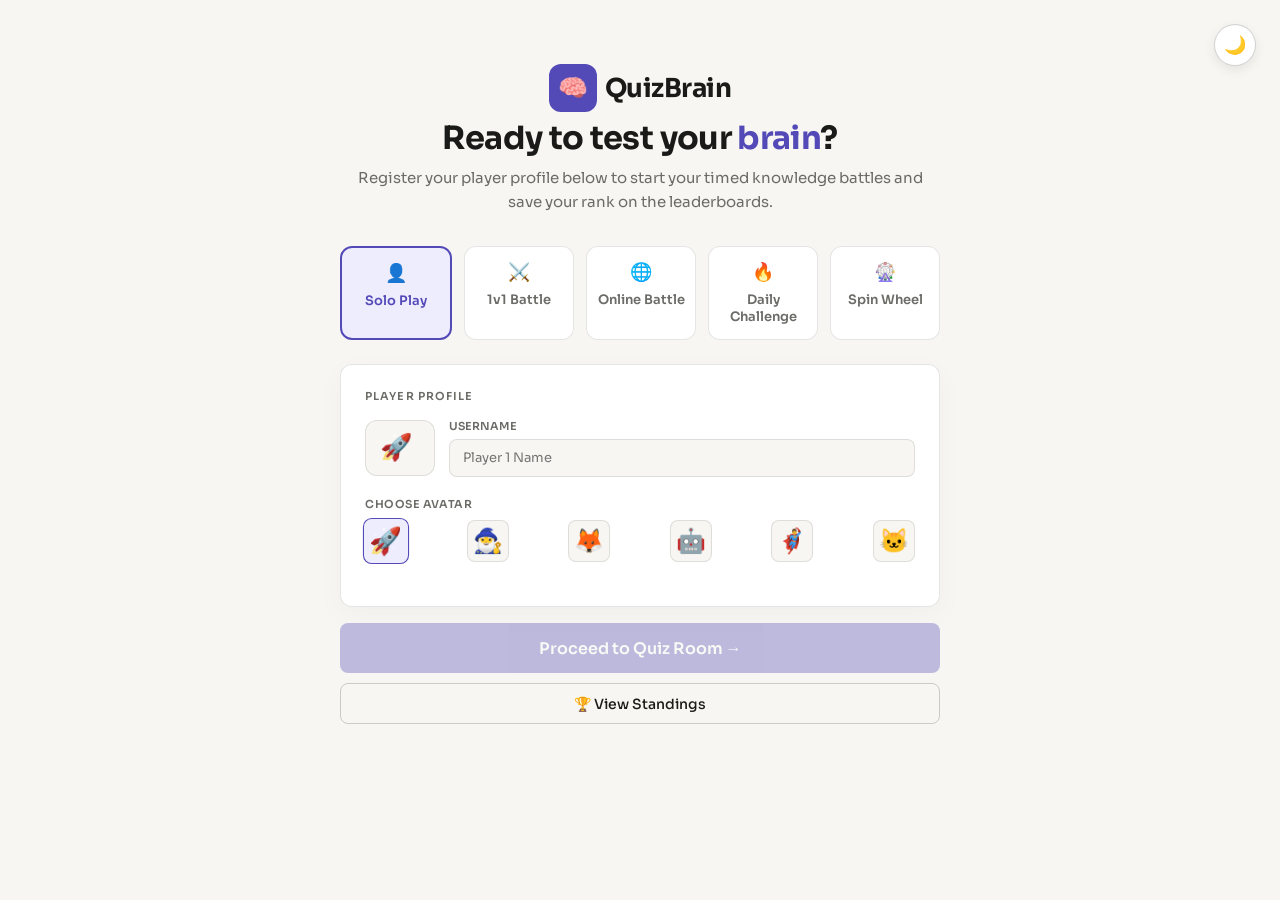
<file: index.html>
<!DOCTYPE html>
<html lang="en">
<head>
  <meta charset="UTF-8" />
  <meta name="viewport" content="width=device-width, initial-scale=1.0" />
  <title>Welcome to QuizBrain</title>
  <link rel="preconnect" href="https://fonts.googleapis.com" />
  <link href="https://fonts.googleapis.com/css2?family=Sora:wght@400;500;600;700&display=swap" rel="stylesheet" />
  <link rel="stylesheet" href="style.css" />
  <script src="theme.js"></script>
  <script src="badges.js"></script>
</head>
<body>  
  <div class="container" style="padding-top: 2rem;">
    <div style="text-align: center; margin-bottom: 2rem;">
      <div class="brand" style="justify-content: center; margin-bottom: 0.5rem;">
        <div class="brand-icon" style="width: 48px; height: 48px; font-size: 24px; border-radius: 12px;">🧠</div>
        <span class="brand-name" style="font-size: 26px;">QuizBrain</span>
      </div>
      <h1 class="hero-title" style="font-size: 32px; letter-spacing: -0.02em;">Ready to test your <em>brain</em>?</h1>
      <p class="hero-sub" id="hero-sub">Register your player profile below to start your timed knowledge battles and save your rank on the leaderboards.</p>
    </div>

    <!-- GAME MODE SELECTOR -->
    <div class="mode-selector">
      <button class="mode-btn active" id="mode-solo" onclick="setGameMode('solo')">
        <span style="font-size: 18px;">👤</span>
        <span style="margin-top:2px;">Solo Play</span>
      </button>
      <button class="mode-btn" id="mode-battle" onclick="setGameMode('battle')">
        <span style="font-size: 18px;">⚔️</span>
        <span style="margin-top:2px;">1v1 Battle</span>
      </button>
      <button class="mode-btn" id="mode-online" onclick="setGameMode('online')">
        <span style="font-size: 18px;">🌐</span>
        <span style="margin-top:2px;">Online Battle</span>
      </button>
      <button class="mode-btn" id="mode-daily" onclick="setGameMode('daily')">
        <span style="font-size: 18px;">🔥</span>
        <span style="margin-top:2px;">Daily Challenge</span>
      </button>
      <button class="mode-btn" id="mode-spin" onclick="setGameMode('spin')">
        <span style="font-size: 18px;">🎡</span>
        <span style="margin-top:2px;">Spin Wheel</span>
      </button>
    </div>

    <!-- DAILY CHALLENGE SPECIAL CARD -->
    <div id="daily-challenge-card" style="display: none; background: linear-gradient(135deg, var(--purple-light), var(--coral-light)); border: 2px solid var(--purple); border-radius: var(--radius); padding: 1.5rem; margin-bottom: 1.5rem; box-shadow: 0 8px 30px rgba(83, 74, 183, 0.08); position: relative; overflow: hidden;">
      <div class="daily-floating-emoji">🔥</div>
      <div style="display:flex; justify-content:space-between; align-items:flex-start; margin-bottom:0.75rem; position: relative; z-index: 2;">
        <span style="font-size: 11px; font-weight: 700; text-transform: uppercase; letter-spacing: 0.08em; color: var(--purple-dark); background: rgba(83, 74, 183, 0.15); padding: 4px 10px; border-radius: 20px;">Today's Challenge</span>
        <span id="daily-status-badge" class="status-badge available">🟢 Available</span>
      </div>
      <h3 style="font-size: 18px; font-weight: 700; color: var(--text); margin-bottom: 0.5rem; position: relative; z-index: 2;" id="daily-card-title">Loading Daily Challenge...</h3>
      <p style="font-size: 12px; color: var(--text-secondary); line-height: 1.45; margin-bottom: 1rem; position: relative; z-index: 2;">Test your brain in today's locked daily battle! 5 specific questions. Only one attempt is permitted. Scores will be posted to the standings.</p>
      
      <div id="daily-stats-summary" style="display:none; background:rgba(255,255,255,0.7); border-radius:var(--radius-sm); padding:0.75rem; border:1px solid var(--border); font-size:12px; position: relative; z-index: 2;">
        <!-- Daily challenge results will be shown here if completed -->
      </div>
    </div>

    <!-- PLAYER 1 PROFILE CARD -->
    <div class="player-profile-card" id="p1-card" style="background: var(--surface); border: 1.5px solid var(--border); border-radius: var(--radius); padding: 1.5rem; margin-bottom: 1rem; box-shadow: 0 8px 30px rgba(0,0,0,0.03);">
      <div class="section-label" id="p1-label" style="margin-bottom: 1rem;">Player Profile</div>
      
      <div style="display: flex; gap: 14px; align-items: center; margin-bottom: 1.25rem;">
        <div id="p1-avatar-preview" style="font-size: 26px; min-width: 56px; height: 56px; padding: 0 14px; border-radius: 12px; background: var(--bg); display: flex; align-items: center; justify-content: center; gap: 8px; border: 1.5px solid var(--border); transition: all 0.15s; font-weight: 600;">
          <span id="p1-preview-emoji">🚀</span>
          <span id="p1-preview-name" style="color: var(--purple); font-size: 14px;"></span>
        </div>
        <div style="flex: 1;">
          <label for="p1-username" style="display: block; font-size: 11px; font-weight: 600; text-transform: uppercase; color: var(--text-secondary); margin-bottom: 6px;">Username</label>
          <input type="text" id="p1-username" class="username-input" placeholder="Player 1 Name" style="width: 100%;" maxlength="15" oninput="validateInput()">
        </div>
      </div>

      <div style="font-size: 11px; font-weight: 600; text-transform: uppercase; letter-spacing: 0.05em; color: var(--text-secondary); margin-bottom: 0.6rem;">Choose Avatar</div>
      <div style="display: flex; gap: 8px; justify-content: space-between; margin-bottom: 1.25rem;">
        <span class="avatar-option p1-opt active" data-avatar="🚀" onclick="selectAvatar(1, '🚀')">🚀</span>
        <span class="avatar-option p1-opt" data-avatar="🧙‍♂️" onclick="selectAvatar(1, '🧙‍♂️')">🧙‍♂️</span>
        <span class="avatar-option p1-opt" data-avatar="🦊" onclick="selectAvatar(1, '🦊')">🦊</span>
        <span class="avatar-option p1-opt" data-avatar="🤖" onclick="selectAvatar(1, '🤖')">🤖</span>
        <span class="avatar-option p1-opt" data-avatar="🦸‍♂️" onclick="selectAvatar(1, '🦸‍♂️')">🦸‍♂️</span>
        <span class="avatar-option p1-opt" data-avatar="🐱" onclick="selectAvatar(1, '🐱')">🐱</span>
      </div>

      <!-- Earned Badges Row -->
      <div id="p1-badges-row" style="display: none; border-top: 1.5px solid var(--border); padding-top: 1rem;">
        <div style="font-size: 11px; font-weight: 600; text-transform: uppercase; letter-spacing: 0.05em; color: var(--text-secondary); margin-bottom: 0.5rem;">Earned Badges 🥇</div>
        <div id="p1-badges-container" style="display: flex; gap: 6px; flex-wrap: wrap;"></div>
      </div>
    </div>

    <!-- PLAYER 2 PROFILE CARD -->
    <div class="player-profile-card" id="p2-card" style="display: none; background: var(--surface); border: 1.5px solid var(--border); border-radius: var(--radius); padding: 1.5rem; margin-bottom: 1.5rem; box-shadow: 0 8px 30px rgba(0,0,0,0.03);">
      <div class="section-label" style="margin-bottom: 1rem; color: var(--coral);">Player 2 Profile</div>
      
      <div style="display: flex; gap: 14px; align-items: center; margin-bottom: 1.25rem;">
        <div id="p2-avatar-preview" style="font-size: 26px; min-width: 56px; height: 56px; padding: 0 14px; border-radius: 12px; background: var(--bg); display: flex; align-items: center; justify-content: center; gap: 8px; border: 1.5px solid var(--border); transition: all 0.15s; font-weight: 600;">
          <span id="p2-preview-emoji">🦊</span>
          <span id="p2-preview-name" style="color: var(--coral); font-size: 14px;"></span>
        </div>
        <div style="flex: 1;">
          <label for="p2-username" style="display: block; font-size: 11px; font-weight: 600; text-transform: uppercase; color: var(--text-secondary); margin-bottom: 6px;">Username</label>
          <input type="text" id="p2-username" class="username-input" placeholder="Player 2 Name" style="width: 100%;" maxlength="15" oninput="validateInput()">
        </div>
      </div>

      <div style="font-size: 11px; font-weight: 600; text-transform: uppercase; letter-spacing: 0.05em; color: var(--text-secondary); margin-bottom: 0.6rem;">Choose Avatar</div>
      <div style="display: flex; gap: 8px; justify-content: space-between;">
        <span class="avatar-option p2-opt" data-avatar="🚀" onclick="selectAvatar(2, '🚀')">🚀</span>
        <span class="avatar-option p2-opt" data-avatar="🧙‍♂️" onclick="selectAvatar(2, '🧙‍♂️')">🧙‍♂️</span>
        <span class="avatar-option p2-opt active" data-avatar="🦊" onclick="selectAvatar(2, '🦊')">🦊</span>
        <span class="avatar-option p2-opt" data-avatar="🤖" onclick="selectAvatar(2, '🤖')">🤖</span>
        <span class="avatar-option p2-opt" data-avatar="🦸‍♂️" onclick="selectAvatar(2, '🦸‍♂️')">🦸‍♂️</span>
        <span class="avatar-option p2-opt" data-avatar="🐱" onclick="selectAvatar(2, '🐱')">🐱</span>
      </div>
    </div>

    <div style="text-align: center;">
      <button class="btn-primary" id="proceed-btn" style="width: 100%; justify-content: center; padding: 0.9rem; font-size: 16px;" onclick="registerPlayer()" disabled>
        Proceed to Quiz Room →
      </button>
      <button class="btn-outline" style="width: 100%; justify-content: center; margin-top: 10px; font-size: 14px;" onclick="location.href='leaderboard.html'">
        🏆 View Standings
      </button>
    </div>
  </div>

  <script>
    let gameMode = 'solo';
    let p1Avatar = '🚀';
    let p2Avatar = '🦊';

    const TOPICS = [
      { id:'ai',          name:'AI Quiz',         icon:'🤖', category:'general' },
      { id:'movies',      name:'Movie Quiz',       icon:'🎬', category:'general' },
      { id:'coding',      name:'Web Coding',       icon:'💻', category:'general' },
      { id:'anime',       name:'Anime Quiz',       icon:'⚡', category:'general' },
      { id:'python',      name:'Python',           icon:'🐍', category:'programming' },
      { id:'ml',          name:'Machine Learning', icon:'📊', category:'programming' },
      { id:'deeplearning',name:'Deep Learning',    icon:'🧬', category:'programming' },
      { id:'neural',      name:'Neural Networks',  icon:'🕸️', category:'programming' },
      { id:'oop',         name:'OOP Concepts',     icon:'🏗️', category:'programming' },
      { id:'cpp',         name:'C++ Quiz',         icon:'⚙️', category:'programming' },
      { id:'git',         name:'Git',              icon:'🔀', category:'programming' },
      { id:'github',      name:'GitHub',           icon:'🐙', category:'programming' },
      { id:'html',        name:'HTML5',            icon:'🌐', category:'programming' },
      { id:'css',         name:'CSS3',             icon:'🎨', category:'programming' },
      { id:'java',        name:'Java',             icon:'☕', category:'programming' },
      { id:'linux',       name:'Linux',            icon:'🐧', category:'programming' },
    ];

    function getLocalDateString() {
      const now = new Date();
      const yyyy = now.getFullYear();
      const mm = String(now.getMonth() + 1).padStart(2, '0');
      const dd = String(now.getDate()).padStart(2, '0');
      return `${yyyy}-${mm}-${dd}`;
    }

    function hasCompletedDailyToday() {
      const attempts = JSON.parse(localStorage.getItem('quizbrain_daily_attempts')) || {};
      const todayStr = getLocalDateString();
      return !!attempts[todayStr];
    }

    function getDailyChallengeParams() {
      const dateStr = getLocalDateString();
      
      let hash = 0;
      for (let i = 0; i < dateStr.length; i++) {
        hash = dateStr.charCodeAt(i) + ((hash << 5) - hash);
      }
      
      const topicIdx = Math.abs(hash) % TOPICS.length;
      const topic = TOPICS[topicIdx];
      
      const difficulties = ['easy', 'medium', 'hard'];
      const diffIdx = Math.abs(hash >> 3) % difficulties.length;
      const difficulty = difficulties[diffIdx];
      
      return {
        date: dateStr,
        topic: topic,
        difficulty: difficulty
      };
    }

    function initDailyChallengeLobby() {
      const params = getDailyChallengeParams();
      const cardTitle = document.getElementById('daily-card-title');
      const statusBadge = document.getElementById('daily-status-badge');
      const statsSummary = document.getElementById('daily-stats-summary');
      
      const diffEmojis = { easy: '🟢 Easy', medium: '🟡 Medium', hard: '🔴 Hard' };
      if (cardTitle) {
        cardTitle.textContent = `${params.topic.icon} ${params.topic.name} Challenge`;
      }
      
      const attempts = JSON.parse(localStorage.getItem('quizbrain_daily_attempts')) || {};
      const todayStr = getLocalDateString();
      
      if (attempts[todayStr]) {
        const attempt = attempts[todayStr];
        if (statusBadge) {
          statusBadge.className = 'status-badge completed';
          statusBadge.textContent = '🔒 Completed';
        }
        if (statsSummary) {
          statsSummary.style.display = 'block';
          statsSummary.innerHTML = `
            <div style="font-weight:700; color:var(--purple); margin-bottom:4px;">📊 Your Result Today:</div>
            <div style="display:flex; justify-content:space-between; color:var(--text-secondary);">
              <span>Score: <strong>${attempt.score}/5</strong></span>
              <span>Streak: <strong>🔥 ${attempt.maxStreak}</strong></span>
              <span>Time: <strong>⏱️ ${attempt.totalTime}s</strong></span>
            </div>
          `;
        }
      } else {
        if (statusBadge) {
          statusBadge.className = 'status-badge available';
          statusBadge.textContent = '🟢 Available';
        }
        if (statsSummary) {
          statsSummary.style.display = 'block';
          statsSummary.innerHTML = `
            <div style="font-weight:600; color:var(--purple-dark);">📅 Today's Match:</div>
            <div style="display:flex; justify-content:space-between; margin-top:2px;">
              <span>Category: <strong>${params.topic.category === 'programming' ? '💻 Programming' : '🌐 General'}</strong></span>
              <span>Difficulty: <strong>${diffEmojis[params.difficulty]}</strong></span>
            </div>
          `;
        }
      }
    }

    function setGameMode(mode) {
      gameMode = mode;
      document.getElementById('mode-solo').classList.toggle('active', mode === 'solo');
      document.getElementById('mode-battle').classList.toggle('active', mode === 'battle');
      document.getElementById('mode-online').classList.toggle('active', mode === 'online');
      document.getElementById('mode-daily').classList.toggle('active', mode === 'daily');
      
      const spinBtn = document.getElementById('mode-spin');
      if (spinBtn) {
        spinBtn.classList.toggle('active', mode === 'spin');
      }
      
      document.getElementById('p2-card').style.display = (mode === 'battle' ? 'block' : 'none');
      document.getElementById('p1-label').textContent = (mode === 'battle' ? 'Player 1 Profile' : 'Player Profile');
      
      const dailyCard = document.getElementById('daily-challenge-card');
      if (dailyCard) {
        dailyCard.style.display = (mode === 'daily' ? 'block' : 'none');
      }
      
      validateInput();
    }

    function selectAvatar(playerNum, emoji) {
      if (playerNum === 1) {
        p1Avatar = emoji;
        document.querySelectorAll('.p1-opt').forEach(el => {
          el.classList.toggle('active', el.getAttribute('data-avatar') === emoji);
        });
        const previewEmoji = document.getElementById('p1-preview-emoji');
        if (previewEmoji) previewEmoji.textContent = emoji;
      } else {
        p2Avatar = emoji;
        document.querySelectorAll('.p2-opt').forEach(el => {
          el.classList.toggle('active', el.getAttribute('data-avatar') === emoji);
        });
        const previewEmoji = document.getElementById('p2-preview-emoji');
        if (previewEmoji) previewEmoji.textContent = emoji;
      }
    }

    function validateInput() {
      const p1Name = document.getElementById('p1-username').value.trim();
      const p2Name = document.getElementById('p2-username').value.trim();
      const proceedBtn = document.getElementById('proceed-btn');
      
      // Update earned badges preview dynamically
      if (typeof renderPlayerBadges === 'function') {
        renderPlayerBadges(p1Name, 'p1-badges-container', 'p1-badges-row');
      }
      
      document.getElementById('p1-preview-name').textContent = p1Name;
      document.getElementById('p2-preview-name').textContent = p2Name;
      
      if (gameMode === 'solo') {
        proceedBtn.disabled = (p1Name.length === 0);
        if (p1Name.length > 0) {
          proceedBtn.textContent = `Proceed to Quiz Room as ${p1Name} →`;
        } else {
          proceedBtn.textContent = `Proceed to Quiz Room →`;
        }
      } else if (gameMode === 'online') {
        proceedBtn.disabled = (p1Name.length === 0);
        if (p1Name.length > 0) {
          proceedBtn.textContent = `Proceed to Online Room as ${p1Name} →`;
        } else {
          proceedBtn.textContent = `Proceed to Online Room →`;
        }
      } else if (gameMode === 'daily') {
        const completed = hasCompletedDailyToday();
        proceedBtn.disabled = (p1Name.length === 0 || completed);
        if (completed) {
          proceedBtn.textContent = `Already Attempted Today 🔒`;
        } else if (p1Name.length > 0) {
          proceedBtn.textContent = `Start Daily Challenge as ${p1Name}! 🔥`;
        } else {
          proceedBtn.textContent = `Fill username to start 🔥`;
        }
      } else if (gameMode === 'spin') {
        proceedBtn.disabled = (p1Name.length === 0);
        if (p1Name.length > 0) {
          proceedBtn.textContent = `Proceed to Spin Room as ${p1Name} 🎡`;
        } else {
          proceedBtn.textContent = `Proceed to Spin Room 🎡`;
        }
      } else {
        proceedBtn.disabled = (p1Name.length === 0 || p2Name.length === 0);
        if (p1Name.length > 0 && p2Name.length > 0) {
          proceedBtn.textContent = `Start 1v1 Battle: ${p1Name} vs ${p2Name}! ⚔️`;
        } else {
          proceedBtn.textContent = `Fill both profiles to Battle ⚔️`;
        }
      }
    }

    function registerPlayer() {
      const p1Input = document.getElementById('p1-username');
      const p1Name = p1Input.value.trim();
      if (!p1Name) {
        p1Input.classList.add('shake');
        setTimeout(() => p1Input.classList.remove('shake'), 400);
        return;
      }
      
      let session = {
        mode: gameMode,
        p1: { name: p1Name, avatar: p1Avatar }
      };

      localStorage.setItem('quizbrain_last_username', p1Name);
      localStorage.setItem('quizbrain_last_avatar', p1Avatar);

      if (gameMode === 'battle') {
        const p2Input = document.getElementById('p2-username');
        const p2Name = p2Input.value.trim();
        if (!p2Name) {
          p2Input.classList.add('shake');
          setTimeout(() => p2Input.classList.remove('shake'), 400);
          return;
        }
        session.p2 = { name: p2Name, avatar: p2Avatar };
        localStorage.setItem('quizbrain_last_username2', p2Name);
        localStorage.setItem('quizbrain_last_avatar2', p2Avatar);
      }

      localStorage.setItem('quizbrain_current_player', JSON.stringify(session));

      // Auto-forward any join query code
      const urlParams = new URLSearchParams(window.location.search);
      const joinRoom = urlParams.get('join');
      if (joinRoom) {
        location.href = `quiz.html?join=${joinRoom}`;
      } else {
        location.href = 'quiz.html';
      }
    }

    // On startup
    window.onload = function() {
      const savedUser = localStorage.getItem('quizbrain_last_username') || '';
      const savedAvatar = localStorage.getItem('quizbrain_last_avatar') || '🚀';
      const savedUser2 = localStorage.getItem('quizbrain_last_username2') || '';
      const savedAvatar2 = localStorage.getItem('quizbrain_last_avatar2') || '🦊';
      
      if (savedUser) {
        document.getElementById('p1-username').value = savedUser;
      }
      if (savedUser2) {
        document.getElementById('p2-username').value = savedUser2;
      }
      
      selectAvatar(1, savedAvatar);
      selectAvatar(2, savedAvatar2);
      
      initDailyChallengeLobby();

      const urlParams = new URLSearchParams(window.location.search);
      const joinRoom = urlParams.get('join');
      if (joinRoom) {
        setGameMode('online');
        const sub = document.getElementById('hero-sub');
        if (sub) {
          sub.innerHTML = `You have been invited to an Online Battle! Register your username below to join Room: <strong style="color:var(--purple);">${joinRoom}</strong>`;
        }
      } else if (savedUser) {
        const sub = document.getElementById('hero-sub');
        if (sub) {
          sub.innerHTML = `Welcome back, <strong style="color:var(--purple);">${savedUser}</strong>! Adjust your profile details below or start playing right away.`;
        }
      }
      validateInput();
    };





  </script>


</body>
</html>
</file>
<file: style.css>
*, *::before, *::after { box-sizing: border-box; margin: 0; padding: 0; }

:root {
  --purple: #534AB7;
  --purple-light: #EEEDFE;
  --purple-dark: #3C3489;
  --green: #3B6D11;
  --green-light: #EAF3DE;
  --red: #A32D2D;
  --red-light: #FCEBEB;
  --amber: #854F0B;
  --amber-light: #FAEEDA;
  --teal: #0F6E56;
  --teal-light: #E1F5EE;
  --coral: #993C1D;
  --coral-light: #FAECE7;
  --bg: #F7F6F2;
  --surface: #FFFFFF;
  --border: rgba(0,0,0,0.1);
  --border-md: rgba(0,0,0,0.18);
  --text: #1a1a18;
  --text-secondary: #6b6b67;
  --radius: 12px;
  --radius-sm: 8px;
}

@media (prefers-color-scheme: dark) {
  :root:not([data-theme="light"]) {
    --bg: #18181A;
    --surface: #242428;
    --border: rgba(255,255,255,0.1);
    --border-md: rgba(255,255,255,0.18);
    --text: #F0EFE8;
    --text-secondary: #8a8a86;
    --purple-light: #2a2660;
    --green-light: #1a2e0a;
    --red-light: #2e1010;
    --amber-light: #2a1a04;
    --teal-light: #062e22;
    --coral-light: #2e1408;
  }
}

:root[data-theme="dark"] {
  --bg: #18181A;
  --surface: #242428;
  --border: rgba(255,255,255,0.1);
  --border-md: rgba(255,255,255,0.18);
  --text: #F0EFE8;
  --text-secondary: #8a8a86;
  --purple-light: #2a2660;
  --green-light: #1a2e0a;
  --red-light: #2e1010;
  --amber-light: #2a1a04;
  --teal-light: #062e22;
  --coral-light: #2e1408;
}

body {
  font-family: 'Sora', sans-serif;
  background: var(--bg);
  color: var(--text);
  min-height: 100vh;
  display: flex;
  justify-content: center;
  align-items: flex-start;
  padding: 2rem 1rem 4rem;
}

.container { width: 100%; max-width: 600px; }
.screen { display: none; }
.screen.active { display: block; }

/* ── HOME ── */
.brand {
  display: flex; align-items: center; gap: 8px; margin-bottom: 2rem;
}
.brand-icon {
  width: 36px; height: 36px; background: var(--purple); border-radius: 10px;
  display: flex; align-items: center; justify-content: center; font-size: 18px;
}
.brand-name { font-size: 20px; font-weight: 700; color: var(--text); letter-spacing: -0.02em; }

.hero-title {
  font-size: 36px; font-weight: 700; line-height: 1.15;
  letter-spacing: -0.03em; margin-bottom: 0.6rem;
}
.hero-title em { font-style: normal; color: var(--purple); }
.hero-sub {
  font-size: 15px; color: var(--text-secondary); margin-bottom: 2rem; line-height: 1.6;
}

.section-label {
  font-size: 11px; font-weight: 600; text-transform: uppercase;
  letter-spacing: 0.1em; color: var(--text-secondary); margin-bottom: 0.75rem;
}

/* Category tabs */
.category-tabs {
  display: flex; gap: 8px; margin-bottom: 1rem; flex-wrap: wrap;
}
.cat-tab {
  padding: 5px 14px; border-radius: 20px; border: 1.5px solid var(--border);
  background: var(--surface); font-family: 'Sora', sans-serif;
  font-size: 12px; font-weight: 600; color: var(--text-secondary);
  cursor: pointer; transition: all 0.15s;
}
.cat-tab:hover { border-color: var(--border-md); color: var(--text); }
.cat-tab.active { background: var(--purple); border-color: var(--purple); color: #fff; }

.topics-grid {
  display: grid; grid-template-columns: 1fr 1fr; gap: 12px; margin-bottom: 2rem;
}

.topic-card {
  background: var(--surface); border: 1.5px solid var(--border);
  border-radius: var(--radius); padding: 1.1rem 1rem; cursor: pointer;
  transition: border-color 0.15s, transform 0.12s, box-shadow 0.12s;
}
.topic-card:hover { transform: translateY(-2px); border-color: var(--border-md); }
.topic-card.selected { border: 2px solid var(--purple); }
.topic-card.selected .topic-icon-wrap { background: var(--purple-light); }

.topic-icon-wrap {
  width: 40px; height: 40px; border-radius: 10px; background: var(--bg);
  display: flex; align-items: center; justify-content: center;
  font-size: 20px; margin-bottom: 0.75rem; transition: background 0.15s;
}
.topic-name { font-size: 14px; font-weight: 600; margin-bottom: 2px; }
.topic-meta { font-size: 12px; color: var(--text-secondary); }
.topic-tag {
  display: inline-block; margin-top: 5px; font-size: 10px; font-weight: 600;
  padding: 2px 7px; border-radius: 10px; text-transform: uppercase; letter-spacing: 0.05em;
}
.tag-general { background: var(--purple-light); color: var(--purple-dark); }
.tag-programming { background: var(--teal-light); color: var(--teal); }

.difficulty-row {
  display: flex; gap: 8px; margin-bottom: 2rem;
}
.diff-btn {
  flex: 1; background: var(--surface); border: 1.5px solid var(--border);
  border-radius: var(--radius-sm); padding: 0.6rem 0.5rem;
  font-family: 'Sora', sans-serif; font-size: 13px; font-weight: 500;
  color: var(--text-secondary); cursor: pointer; transition: all 0.15s; text-align: center;
}
.diff-btn:hover { border-color: var(--border-md); color: var(--text); }
.diff-btn.selected { border: 2px solid var(--purple); color: var(--purple); background: var(--purple-light); }

.start-row {
  display: flex; align-items: center; justify-content: space-between; gap: 12px;
}
.hint-text { font-size: 13px; color: var(--text-secondary); }

.btn-primary {
  background: var(--purple); color: #fff; border: none; border-radius: var(--radius-sm);
  padding: 0.7rem 1.6rem; font-family: 'Sora', sans-serif; font-size: 15px; font-weight: 600;
  cursor: pointer; transition: opacity 0.15s, transform 0.12s;
  display: inline-flex; align-items: center; gap: 6px;
}
.btn-primary:hover:not(:disabled) { opacity: 0.88; transform: translateY(-1px); }
.btn-primary:active:not(:disabled) { transform: scale(0.97); }
.btn-primary:disabled { opacity: 0.35; cursor: not-allowed; }

.btn-outline {
  background: transparent; color: var(--text); border: 1.5px solid var(--border-md);
  border-radius: var(--radius-sm); padding: 0.65rem 1.25rem;
  font-family: 'Sora', sans-serif; font-size: 14px; font-weight: 500;
  cursor: pointer; transition: background 0.15s;
  display: inline-flex; align-items: center; gap: 6px;
}
.btn-outline:hover { background: var(--bg); }

/* ── QUIZ ── */
.quiz-top {
  display: flex; align-items: center; justify-content: space-between; margin-bottom: 1.25rem;
}
.topic-badge {
  font-size: 12px; font-weight: 600; padding: 4px 12px;
  border-radius: 20px; background: var(--purple-light); color: var(--purple-dark);
}
.timer-wrap { display: flex; align-items: center; gap: 8px; }
.timer-ring-wrap { position: relative; width: 42px; height: 42px; }
.timer-ring-wrap svg { position: absolute; inset: 0; transform: rotate(-90deg); }
.timer-ring-bg { stroke: var(--border); fill: none; stroke-width: 3; }
.timer-ring-fg { fill: none; stroke-width: 3; stroke-linecap: round; transition: stroke-dashoffset 1s linear, stroke 0.4s; }
.timer-num {
  position: absolute; inset: 0; display: flex; align-items: center; justify-content: center;
  font-family: 'DM Mono', monospace; font-size: 13px; font-weight: 500; color: var(--text);
}
.timer-num.urgent { color: var(--red); }

.progress-bar-wrap {
  height: 3px; background: var(--border); border-radius: 2px; margin-bottom: 1.75rem; overflow: hidden;
}
.progress-bar { height: 3px; background: var(--purple); border-radius: 2px; transition: width 0.4s ease; }

.q-label { font-size: 12px; color: var(--text-secondary); margin-bottom: 0.35rem; font-weight: 500; }
.q-text { font-size: 19px; font-weight: 600; line-height: 1.45; letter-spacing: -0.01em; margin-bottom: 1.5rem; }

.options { display: flex; flex-direction: column; gap: 10px; margin-bottom: 1.25rem; }

.option-btn {
  background: var(--surface); border: 1.5px solid var(--border); border-radius: var(--radius-sm);
  padding: 0.8rem 1rem; text-align: left; font-family: 'Sora', sans-serif;
  font-size: 14px; font-weight: 500; color: var(--text); cursor: pointer;
  transition: border-color 0.12s, background 0.12s, transform 0.1s;
  display: flex; align-items: center; gap: 12px;
}
.option-btn:hover:not(:disabled) { border-color: var(--purple); transform: translateX(3px); }
.option-btn:disabled { cursor: default; }
.option-btn.correct { background: var(--green-light); border-color: var(--green); color: var(--green); }
.option-btn.wrong { background: var(--red-light); border-color: var(--red); color: var(--red); }

.opt-letter {
  width: 26px; height: 26px; border-radius: 6px; background: var(--bg);
  font-size: 12px; font-weight: 700; font-family: 'DM Mono', monospace;
  display: flex; align-items: center; justify-content: center;
  flex-shrink: 0; color: var(--text-secondary); transition: background 0.15s, color 0.15s;
}
.option-btn.correct .opt-letter { background: var(--green); color: #fff; }
.option-btn.wrong .opt-letter { background: var(--red); color: #fff; }

.feedback-bar {
  font-size: 14px; font-weight: 500; padding: 0.65rem 1rem;
  border-radius: var(--radius-sm); margin-bottom: 1rem; line-height: 1.5;
}
.feedback-bar.correct { background: var(--green-light); color: var(--green); }
.feedback-bar.wrong { background: var(--red-light); color: var(--red); }
.feedback-bar.timeout { background: var(--amber-light); color: var(--amber); }

.quiz-footer { display: flex; justify-content: flex-end; }

/* ── RESULTS ── */
.result-wrap { padding: 2rem 0; text-align: center; }
.result-emoji { font-size: 60px; margin-bottom: 1rem; }
.result-score { font-size: 52px; font-weight: 700; letter-spacing: -0.04em; color: var(--purple); margin-bottom: 0.2rem; }
.result-topic { font-size: 14px; color: var(--text-secondary); margin-bottom: 0.4rem; }
.result-msg { font-size: 18px; font-weight: 600; margin-bottom: 1.75rem; }

.stats-grid {
  display: grid; grid-template-columns: repeat(4, 1fr); gap: 10px;
  max-width: 420px; margin: 0 auto 2rem;
}
.stat-card {
  background: var(--surface); border: 1.5px solid var(--border);
  border-radius: var(--radius-sm); padding: 0.75rem 0.5rem;
}
.stat-num { font-size: 22px; font-weight: 700; letter-spacing: -0.02em; }
.stat-lbl { font-size: 11px; color: var(--text-secondary); margin-top: 2px; }
.result-actions { display: flex; gap: 12px; justify-content: center; flex-wrap: wrap; }

/* hidden utility */
.hidden { display: none !important; }

@keyframes fadeIn { from { opacity: 0; transform: translateY(6px); } to { opacity: 1; transform: translateY(0); } }
.screen.active { animation: fadeIn 0.25s ease; }
@keyframes shake { 0%,100%{transform:translateX(0)} 20%{transform:translateX(-5px)} 40%{transform:translateX(5px)} 60%{transform:translateX(-3px)} 80%{transform:translateX(3px)} }
.shake { animation: shake 0.35s ease; }
@keyframes pop { 0%{transform:scale(1)} 50%{transform:scale(1.06)} 100%{transform:scale(1)} }
.pop { animation: pop 0.25s ease; }

/* ── LEADERBOARD STYLES ── */
.save-score-card {
  background: var(--surface);
  border: 1.5px solid var(--border);
  border-radius: var(--radius);
  padding: 1.25rem;
  max-width: 420px;
  margin: 0 auto 1.5rem;
  text-align: left;
}
.save-score-card h3 {
  font-size: 14px;
  font-weight: 600;
  margin-bottom: 0.5rem;
}
.save-score-card p {
  font-size: 12px;
  color: var(--text-secondary);
  margin-bottom: 0.75rem;
  line-height: 1.4;
}
.save-score-row {
  display: flex;
  gap: 8px;
}
.username-input {
  flex: 1;
  background: var(--bg);
  border: 1.5px solid var(--border);
  border-radius: var(--radius-sm);
  padding: 0.6rem 0.8rem;
  font-family: 'Sora', sans-serif;
  font-size: 13px;
  color: var(--text);
  outline: none;
  transition: border-color 0.15s;
}
.username-input:focus {
  border-color: var(--purple);
}

.leaderboard-header {
  display: flex;
  align-items: center;
  justify-content: space-between;
  margin-bottom: 1.5rem;
}
.leaderboard-title {
  font-size: 24px;
  font-weight: 700;
  letter-spacing: -0.02em;
}

.leaderboard-filters {
  display: flex;
  gap: 8px;
  margin-bottom: 1.25rem;
}
.leaderboard-select {
  flex: 1;
  background: var(--surface);
  border: 1.5px solid var(--border);
  border-radius: var(--radius-sm);
  padding: 0.5rem;
  font-family: 'Sora', sans-serif;
  font-size: 12px;
  color: var(--text);
  outline: none;
  cursor: pointer;
}

.leaderboard-table-wrap {
  background: var(--surface);
  border: 1.5px solid var(--border);
  border-radius: var(--radius);
  overflow: hidden;
  margin-bottom: 1.5rem;
}
.leaderboard-table {
  width: 100%;
  border-collapse: collapse;
  font-size: 13px;
  text-align: left;
}
.leaderboard-table th, .leaderboard-table td {
  padding: 0.75rem 1rem;
  border-bottom: 1px solid var(--border);
}
.leaderboard-table th {
  background: var(--bg);
  font-size: 11px;
  font-weight: 600;
  text-transform: uppercase;
  letter-spacing: 0.05em;
  color: var(--text-secondary);
}
.leaderboard-table tr:last-child td {
  border-bottom: none;
}
.leaderboard-table tr:hover td {
  background: var(--purple-light);
}
.rank-badge {
  display: inline-flex;
  align-items: center;
  justify-content: center;
  width: 22px;
  height: 22px;
  border-radius: 50%;
  font-size: 11px;
  font-weight: 700;
}
.rank-1 { background: #FFD700; color: #5c4308; }
.rank-2 { background: #C0C0C0; color: #474747; }
.rank-3 { background: #CD7F32; color: #4e2f11; }
.rank-other { background: var(--bg); color: var(--text-secondary); }

.btn-header-leaderboard {
  background: var(--surface);
  border: 1.5px solid var(--border);
  border-radius: 20px;
  padding: 6px 14px;
  font-family: 'Sora', sans-serif;
  font-size: 12px;
  font-weight: 600;
  color: var(--purple);
  cursor: pointer;
  transition: all 0.15s;
  display: inline-flex;
  align-items: center;
  gap: 4px;
}
.btn-header-leaderboard:hover {
  border-color: var(--purple);
  background: var(--purple-light);
}
.empty-state {
  padding: 2.5rem 1rem;
  text-align: center;
  color: var(--text-secondary);
  font-size: 13px;
}

/* ── AVATAR STYLES ── */
.avatar-option {
  font-size: 24px;
  width: 42px;
  height: 42px;
  border-radius: var(--radius-sm);
  border: 1.5px solid var(--border);
  display: flex;
  align-items: center;
  justify-content: center;
  cursor: pointer;
  transition: all 0.15s;
  background: var(--bg);
}
.avatar-option:hover {
  border-color: var(--purple);
  transform: scale(1.1);
}
.avatar-option.active {
  border-color: var(--purple);
  background: var(--purple-light);
  transform: scale(1.1);
}

/* ── MULTIPLAYER MODE STYLES ── */
.mode-selector {
  display: flex;
  gap: 12px;
  margin-bottom: 1.5rem;
}
.mode-btn {
  flex: 1;
  background: var(--surface);
  border: 1.5px solid var(--border);
  border-radius: var(--radius);
  padding: 0.85rem 0.5rem;
  font-family: 'Sora', sans-serif;
  font-size: 13px;
  font-weight: 600;
  color: var(--text-secondary);
  cursor: pointer;
  transition: all 0.15s;
  text-align: center;
  display: flex;
  flex-direction: column;
  align-items: center;
  gap: 6px;
}
.mode-btn:hover {
  border-color: var(--border-md);
  color: var(--text);
  transform: translateY(-1px);
}
.mode-btn.active {
  border: 2px solid var(--purple);
  color: var(--purple);
  background: var(--purple-light);
}

.battle-arena {
  display: grid;
  grid-template-columns: 1fr 1fr;
  gap: 16px;
  width: 100%;
  margin-bottom: 1.5rem;
}
.player-column {
  background: var(--surface);
  border: 1.5px solid var(--border);
  border-radius: var(--radius);
  padding: 1rem;
  position: relative;
  transition: border-color 0.15s;
}
.player-column.p1-side.active-winner {
  border-color: var(--purple);
  box-shadow: 0 0 15px rgba(83, 74, 183, 0.2);
}
.player-column.p2-side.active-winner {
  border-color: var(--coral);
  box-shadow: 0 0 15px rgba(153, 60, 29, 0.2);
}

.option-grid-compact {
  display: flex;
  flex-direction: column;
  gap: 8px;
}
.option-btn-compact {
  width: 100%;
  background: var(--bg);
  border: 1.5px solid var(--border);
  border-radius: var(--radius-sm);
  padding: 0.65rem 0.8rem;
  text-align: left;
  font-family: 'Sora', sans-serif;
  font-size: 12px;
  font-weight: 500;
  color: var(--text);
  cursor: pointer;
  transition: all 0.12s;
  display: flex;
  align-items: center;
  gap: 8px;
}
.option-btn-compact:hover:not(:disabled) {
  border-color: var(--purple);
}
.option-btn-compact:disabled {
  cursor: default;
}
.option-btn-compact.correct {
  background: var(--green-light);
  border-color: var(--green);
  color: var(--green);
}
.option-btn-compact.wrong {
  background: var(--red-light);
  border-color: var(--red);
  color: var(--red);
}

.locked-overlay {
  position: absolute;
  inset: 0;
  background: rgba(255, 255, 255, 0.88);
  display: flex;
  flex-direction: column;
  align-items: center;
  justify-content: center;
  gap: 6px;
  border-radius: var(--radius);
  z-index: 10;
  font-weight: 700;
  color: var(--purple-dark);
}
@media (prefers-color-scheme: dark) {
  :root:not([data-theme="light"]) .locked-overlay {
    background: rgba(36, 36, 40, 0.88);
    color: var(--purple-light);
  }
}

:root[data-theme="dark"] .locked-overlay {
  background: rgba(36, 36, 40, 0.88);
  color: var(--purple-light);
}

.battle-bar-wrap {
  height: 20px;
  width: 100%;
  background: var(--border);
  border-radius: 10px;
  margin-top: 1.5rem;
  margin-bottom: 0.5rem;
  overflow: hidden;
  position: relative;
}
.battle-bar-p1 {
  height: 100%;
  float: left;
  background: var(--purple);
  transition: width 0.3s cubic-bezier(0.175, 0.885, 0.32, 1.275);
}
.battle-bar-p2 {
  height: 100%;
  float: right;
  background: var(--coral);
  transition: width 0.3s cubic-bezier(0.175, 0.885, 0.32, 1.275);
}

.key-badge {
  font-family: 'DM Mono', monospace;
  font-size: 10px;
  font-weight: 600;
  background: var(--border);
  color: var(--text-secondary);
  border-radius: 4px;
  padding: 1px 4px;
  border: 1px solid var(--border-md);
  margin-left: auto;
}

/* ── DAILY CHALLENGE STYLES ── */
@keyframes floatDaily {
  0% { transform: translateY(0) rotate(-15deg); }
  50% { transform: translateY(-8px) rotate(-10deg); }
  100% { transform: translateY(0) rotate(-15deg); }
}

.daily-floating-emoji {
  position: absolute;
  right: -10px;
  bottom: -15px;
  font-size: 130px;
  opacity: 0.12;
  transform: rotate(-15deg);
  user-select: none;
  pointer-events: none;
  animation: floatDaily 6s ease-in-out infinite;
}

#daily-challenge-card {
  transition: all 0.25s cubic-bezier(0.165, 0.84, 0.44, 1);
}

#daily-challenge-card:hover {
  transform: translateY(-2px);
  box-shadow: 0 12px 35px rgba(83, 74, 183, 0.15);
}

/* Status Badges */
.status-badge {
  font-size: 11px;
  font-weight: 700;
  text-transform: uppercase;
  padding: 4px 10px;
  border-radius: 20px;
  display: inline-flex;
  align-items: center;
  gap: 4px;
}

.status-badge.available {
  background: var(--green-light);
  color: var(--green);
}

.status-badge.completed {
  background: var(--border-md);
  color: var(--text-secondary);
}

/* Daily stand-out text badge on leaderboard */
.badge-daily {
  background: linear-gradient(135deg, var(--purple), var(--coral));
  color: white !important;
  font-size: 9px !important;
  font-weight: 700;
  padding: 2px 6px;
  border-radius: 4px;
  text-transform: uppercase;
  letter-spacing: 0.05em;
  box-shadow: 0 2px 6px rgba(83, 74, 183, 0.3);
}

/* ── THEME TOGGLE STYLES ── */
.theme-toggle {
  position: fixed;
  top: 1.5rem;
  right: 1.5rem;
  z-index: 1000;
}

.theme-toggle-btn {
  background: var(--surface);
  border: 1.5px solid var(--border-md);
  color: var(--text);
  width: 42px;
  height: 42px;
  border-radius: 50%;
  display: flex;
  align-items: center;
  justify-content: center;
  cursor: pointer;
  box-shadow: 0 4px 12px rgba(0, 0, 0, 0.08);
  transition: all 0.25s cubic-bezier(0.175, 0.885, 0.32, 1.275);
  font-size: 18px;
  outline: none;
}

.theme-toggle-btn:hover {
  transform: scale(1.1) rotate(15deg);
  border-color: var(--purple);
  box-shadow: 0 6px 16px rgba(83, 74, 183, 0.22);
}

.theme-toggle-btn:active {
  transform: scale(0.95);
}

@media (max-width: 768px) {
  .theme-toggle {
    top: 1rem;
    right: 1rem;
  }
}

/* ── ANALYTICS DASHBOARD ── */
.analytics-dashboard {
  animation: fadeIn 0.4s ease;
}

@media (max-width: 500px) {
  .analytics-grid-two {
    grid-template-columns: 1fr !important;
  }
}

/* ── ACHIEVEMENT BADGE PILLS ── */
.badge-pill {
  display: inline-flex;
  align-items: center;
  gap: 5px;
  font-family: 'Sora', sans-serif;
  font-weight: 700;
  border-radius: 20px;
  transition: all 0.2s cubic-bezier(0.175, 0.885, 0.32, 1.275);
  cursor: help;
  user-select: none;
  border: 1px solid rgba(0,0,0,0.06);
}

.badge-pill-md {
  padding: 4px 10px;
  font-size: 11px;
}

.badge-pill-sm {
  padding: 2px 7px;
  font-size: 9px;
  gap: 3px;
}

.badge-pill:hover {
  transform: translateY(-2px) scale(1.04);
  box-shadow: 0 4px 10px rgba(0,0,0,0.08);
}

/* Badge Color Grades */
.badge-bronze {
  background: #FDF3E7;
  color: #8C5920;
}
.badge-purple {
  background: #F5EFFF;
  color: #6C38C2;
}
.badge-teal {
  background: #E8F9F5;
  color: #0E7362;
}
.badge-gold {
  background: #FFFDF0;
  color: #9C7E00;
  border-color: rgba(255, 215, 0, 0.3);
  box-shadow: 0 2px 6px rgba(255, 215, 0, 0.1);
}
.badge-coral {
  background: #FFF3F0;
  color: #C23B1D;
}
.badge-amber {
  background: #FFF8E6;
  color: #A36A00;
}

/* Dark theme support overrides for badges */
@media (prefers-color-scheme: dark) {
  :root:not([data-theme="light"]) .badge-bronze { background: #2A1A0C; color: #E3AF7D; }
  :root:not([data-theme="light"]) .badge-purple { background: #1B0F2E; color: #C29FFF; }
  :root:not([data-theme="light"]) .badge-teal { background: #07221E; color: #8BEBE1; }
  :root:not([data-theme="light"]) .badge-gold { background: #2A240C; color: #FFE782; }
  :root:not([data-theme="light"]) .badge-coral { background: #2E0E08; color: #FFA391; }
  :root:not([data-theme="light"]) .badge-amber { background: #2E1F07; color: #FFDB8B; }
}

:root[data-theme="dark"] .badge-bronze { background: #2A1A0C; color: #E3AF7D; }
:root[data-theme="dark"] .badge-purple { background: #1B0F2E; color: #C29FFF; }
:root[data-theme="dark"] .badge-teal { background: #07221E; color: #8BEBE1; }
:root[data-theme="dark"] .badge-gold { background: #2A240C; color: #FFE782; }
:root[data-theme="dark"] .badge-coral { background: #2E0E08; color: #FFA391; }
:root[data-theme="dark"] .badge-amber { background: #2E1F07; color: #FFDB8B; }

/* ── URGENT TIMER WARNING ANIMATIONS ── */
@keyframes timerFlash {
  0%, 100% { opacity: 1; }
  50% { opacity: 0.35; }
}

@keyframes timerPulse {
  0%, 100% { transform: scale(1); }
  50% { transform: scale(1.08); }
}

.timer-ring-wrap {
  transition: transform 0.2s cubic-bezier(0.175, 0.885, 0.32, 1.275);
}

.timer-ring-wrap.urgent {
  animation: timerPulse 0.8s ease-in-out infinite, timerFlash 0.8s ease-in-out infinite;
}

/* ── SPIN WHEEL GAME MODE STYLES ── */
.mode-selector {
  flex-wrap: wrap !important;
}

@media (max-width: 480px) {
  .mode-btn {
    flex: 1 1 45% !important;
  }
}

.spin-wheel-container {
  display: flex;
  flex-direction: column;
  align-items: center;
  justify-content: center;
  background: var(--surface);
  border: 1.5px solid var(--border);
  border-radius: var(--radius);
  padding: 2rem 1.5rem;
  box-shadow: 0 12px 40px rgba(0,0,0,0.03);
  margin: 1rem 0;
  text-align: center;
  position: relative;
  overflow: hidden;
  animation: fadeIn 0.3s ease;
}

.spin-wheel-wrapper {
  position: relative;
  width: 300px;
  height: 300px;
  margin: 1.5rem 0;
  display: flex;
  align-items: center;
  justify-content: center;
}

.spin-wheel-canvas-glow {
  border-radius: 50%;
  box-shadow: 0 10px 30px rgba(83, 74, 183, 0.12);
  background: var(--surface);
  transition: box-shadow 0.4s ease;
}

.spin-wheel-container.spinning .spin-wheel-canvas-glow {
  box-shadow: 0 15px 45px rgba(83, 74, 183, 0.3);
}

.spin-pointer {
  position: absolute;
  top: -6px;
  left: 50%;
  transform: translateX(-50%);
  width: 0;
  height: 0;
  border-left: 14px solid transparent;
  border-right: 14px solid transparent;
  border-top: 28px solid #FFD700;
  filter: drop-shadow(0 3px 4px rgba(0,0,0,0.25));
  z-index: 5;
}

.spin-pointer-pin {
  position: absolute;
  top: -10px;
  left: 50%;
  transform: translateX(-50%);
  width: 10px;
  height: 10px;
  background: #CD7F32;
  border-radius: 50%;
  z-index: 6;
}

.btn-spin-action {
  background: linear-gradient(135deg, var(--purple), #7966FF);
  color: #fff;
  border: none;
  border-radius: 30px;
  padding: 0.85rem 2.25rem;
  font-family: 'Sora', sans-serif;
  font-size: 15px;
  font-weight: 700;
  cursor: pointer;
  box-shadow: 0 6px 18px rgba(83, 74, 183, 0.25);
  transition: all 0.2s cubic-bezier(0.175, 0.885, 0.32, 1.275);
  display: inline-flex;
  align-items: center;
  gap: 8px;
  text-transform: uppercase;
  letter-spacing: 0.05em;
}

.btn-spin-action:hover:not(:disabled) {
  transform: translateY(-2px);
  box-shadow: 0 10px 22px rgba(83, 74, 183, 0.4);
}

.btn-spin-action:active:not(:disabled) {
  transform: translateY(1px) scale(0.97);
}

.btn-spin-action:disabled {
  background: var(--border-md);
  color: var(--text-secondary);
  box-shadow: none;
  cursor: not-allowed;
}

.spin-announcement {
  position: absolute;
  inset: 0;
  background: rgba(255, 255, 255, 0.96);
  display: flex;
  flex-direction: column;
  align-items: center;
  justify-content: center;
  opacity: 0;
  pointer-events: none;
  transition: opacity 0.3s ease;
  z-index: 100;
}

@media (prefers-color-scheme: dark) {
  :root:not([data-theme="light"]) .spin-announcement {
    background: rgba(36, 36, 40, 0.96);
  }
}
:root[data-theme="dark"] .spin-announcement {
  background: rgba(36, 36, 40, 0.96);
}

.spin-announcement.active {
  opacity: 1;
  pointer-events: auto;
}

.spin-announcement-title {
  font-size: 12px;
  font-weight: 700;
  text-transform: uppercase;
  letter-spacing: 0.1em;
  color: var(--text-secondary);
  margin-bottom: 0.5rem;
}

.spin-announcement-card {
  font-size: 30px;
  font-weight: 800;
  display: flex;
  align-items: center;
  gap: 10px;
  animation: pop 0.4s ease infinite alternate;
}

.spin-lobby-card {
  background: linear-gradient(135deg, var(--teal-light), var(--purple-light));
  border: 2px dashed var(--purple);
  border-radius: var(--radius);
  padding: 1.5rem;
  margin-bottom: 1.5rem;
  box-shadow: 0 8px 30px rgba(83, 74, 183, 0.05);
  position: relative;
  overflow: hidden;
  text-align: center;
}

.spin-lobby-floating-emoji {
  position: absolute;
  right: -15px;
  bottom: -20px;
  font-size: 120px;
  opacity: 0.06;
  transform: rotate(15deg);
  pointer-events: none;
  user-select: none;
}
</file>
